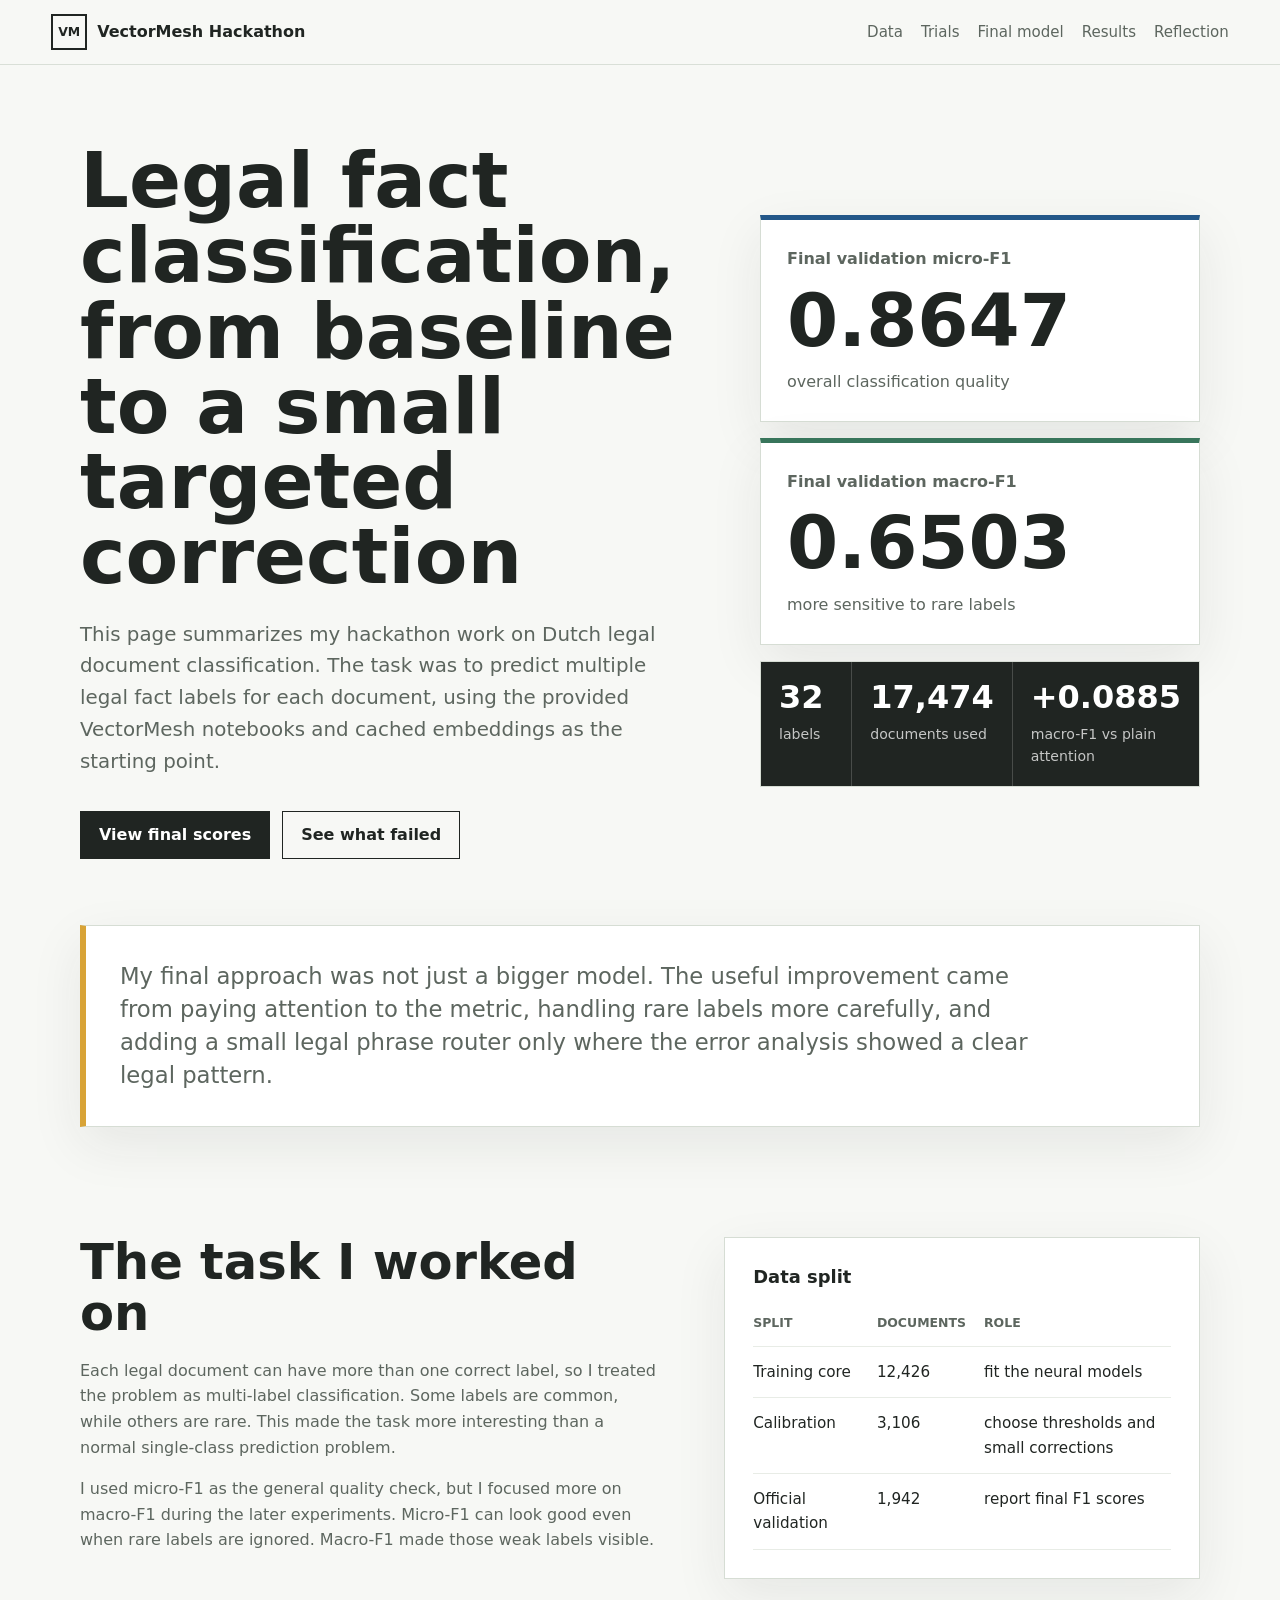
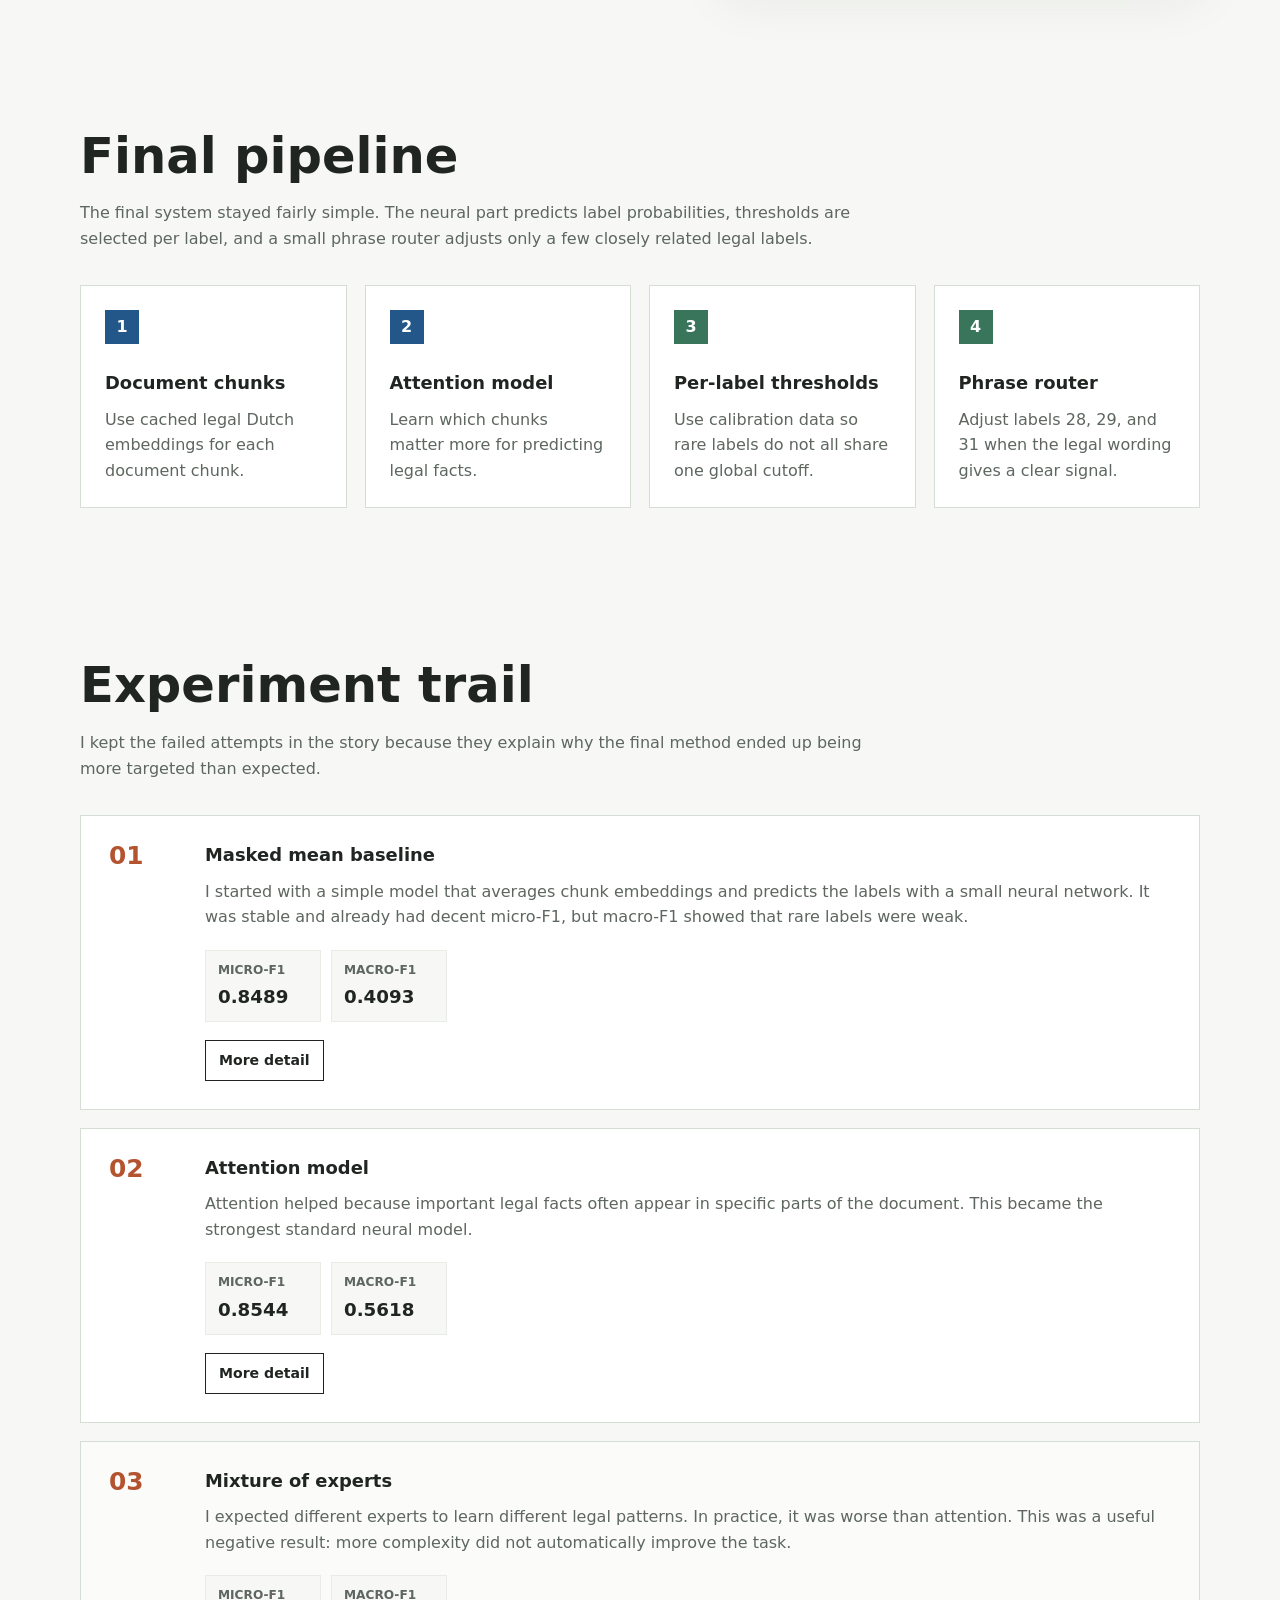
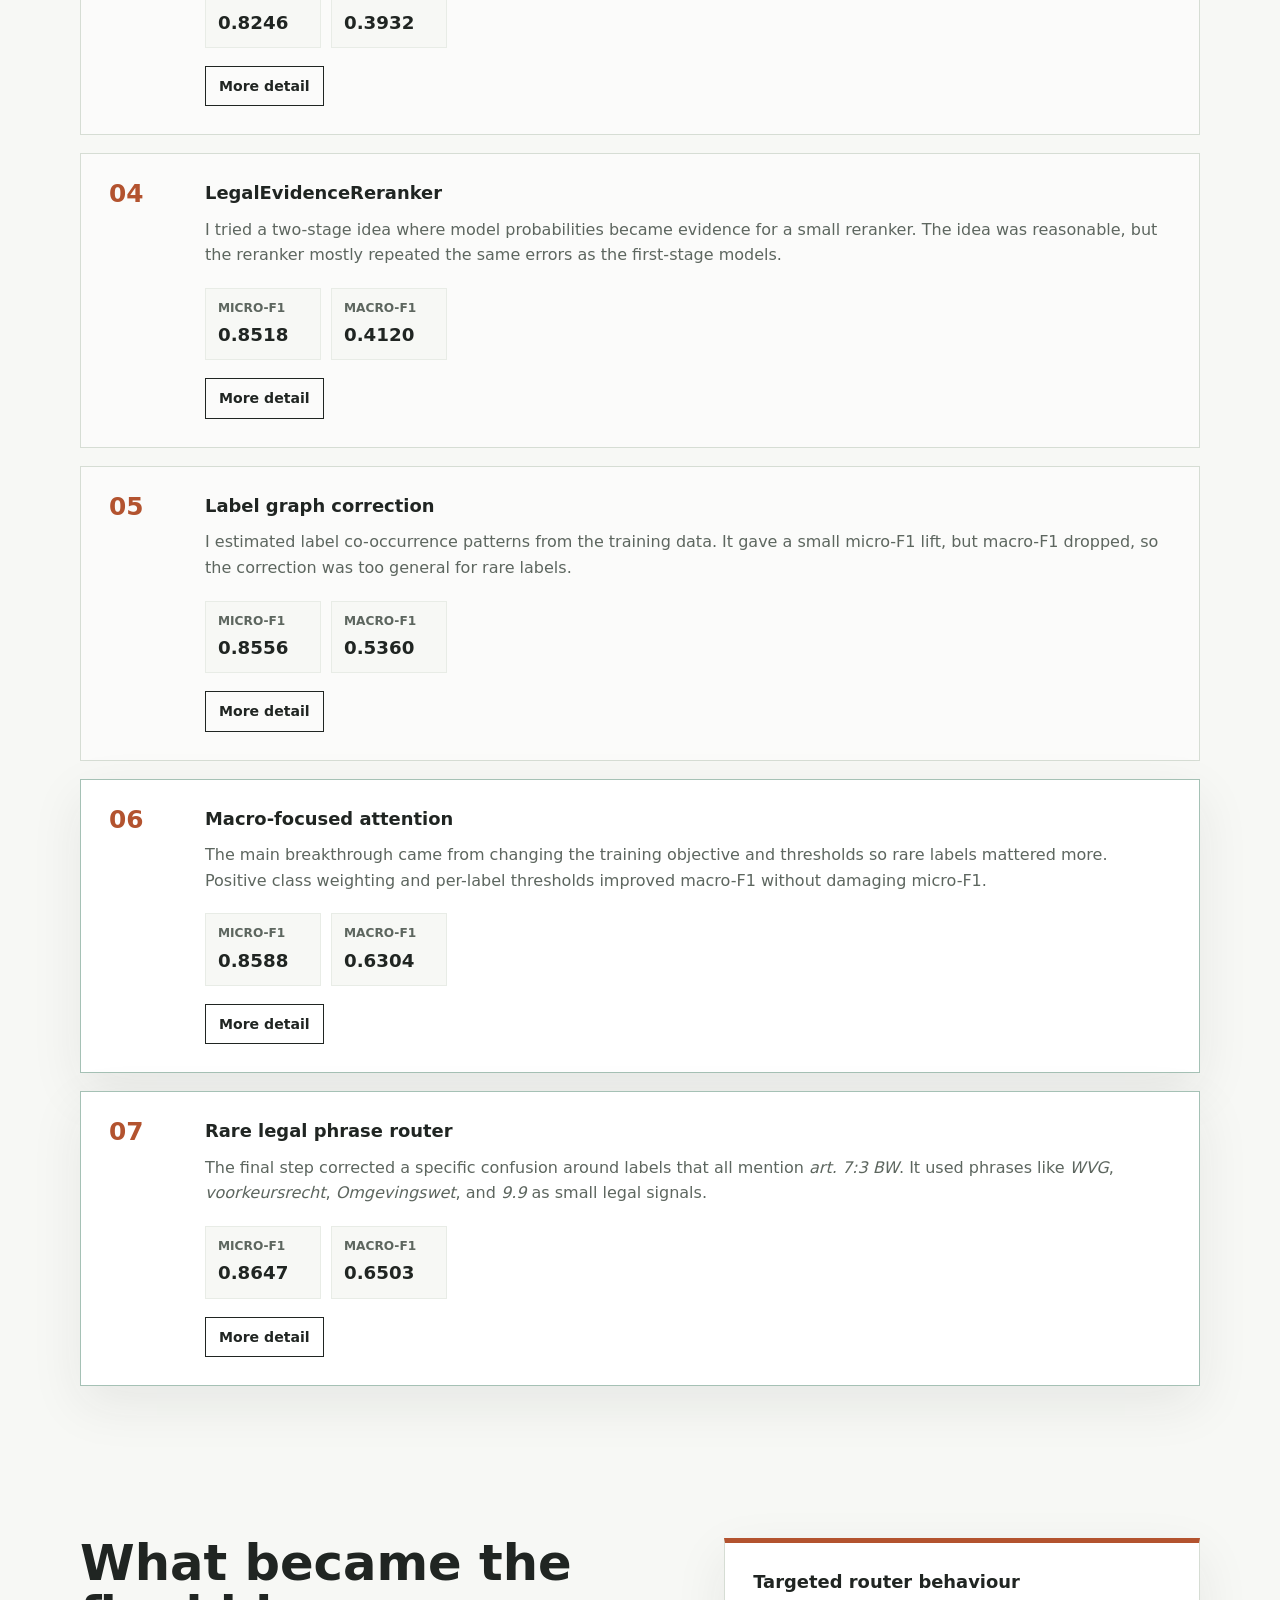
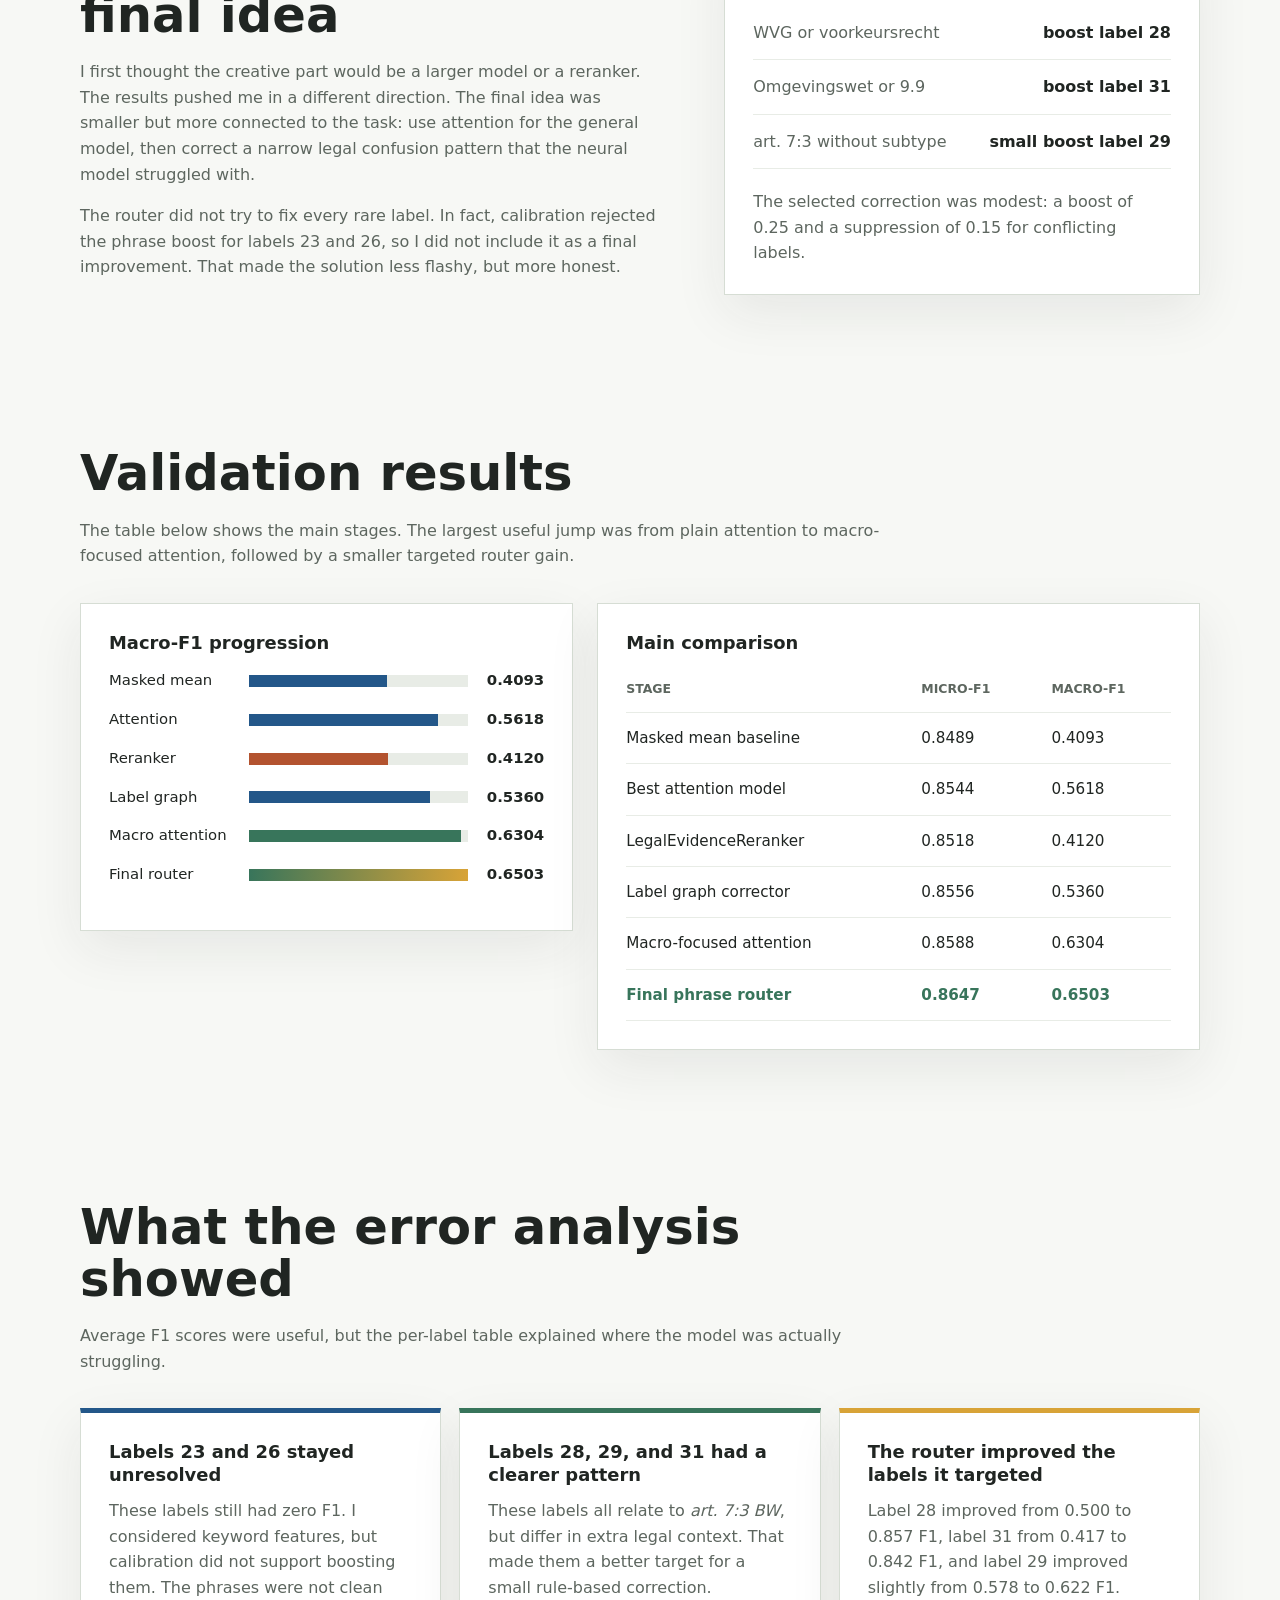
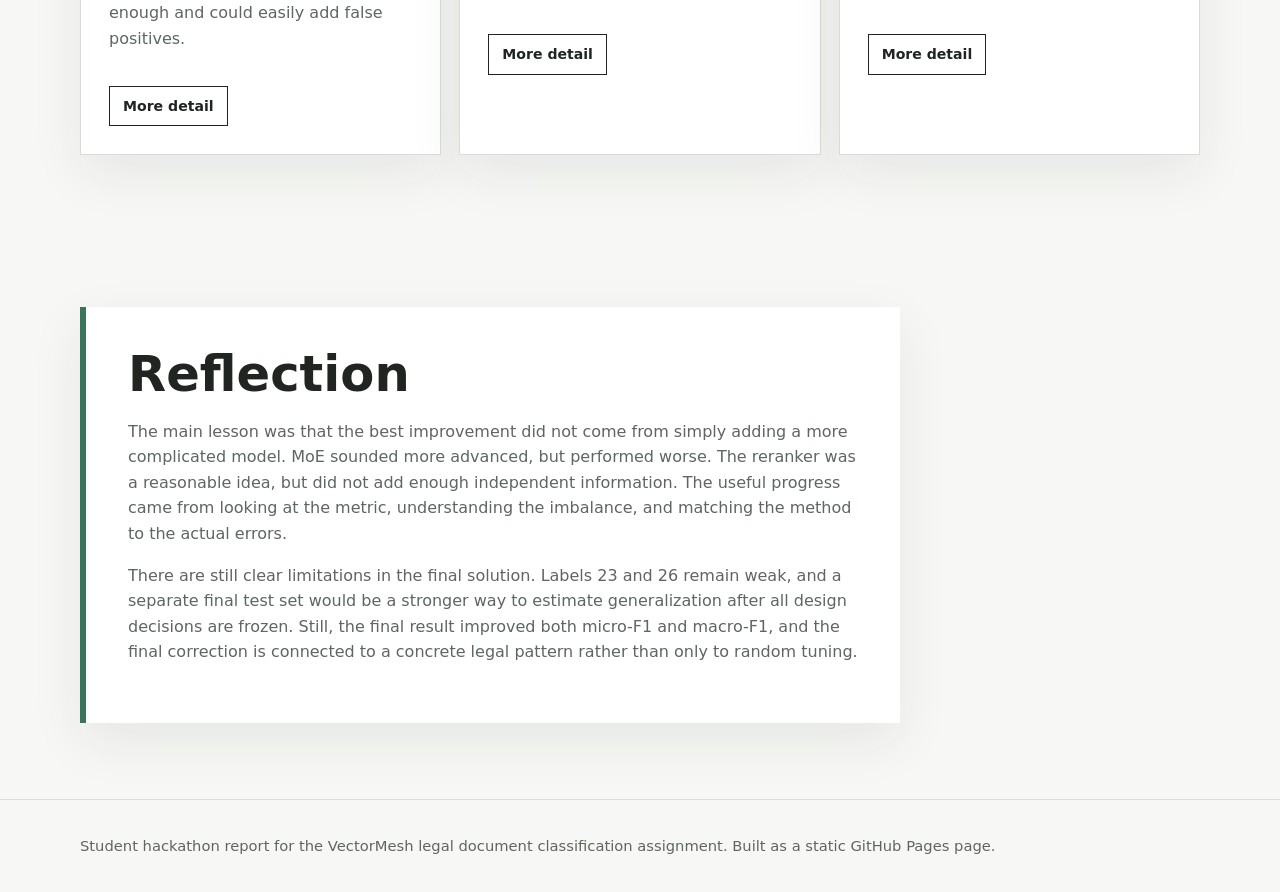
<file: index.html>
<!doctype html>
<html lang="en">
<head>
  <meta charset="utf-8">
  <meta name="viewport" content="width=device-width, initial-scale=1">
  <title>VectorMesh Hackathon Report</title>
  <meta name="description" content="Student report for the VectorMesh legal document classification hackathon.">
  <link rel="stylesheet" href="styles.css">
  <script src="script.js" defer></script>
</head>
<body>
  <header class="site-header">
    <a class="brand" href="#top" aria-label="VectorMesh hackathon report home">
      <span class="brand-mark">VM</span>
      <span>VectorMesh Hackathon</span>
    </a>
    <nav class="nav" aria-label="Page sections">
      <a href="#data">Data</a>
      <a href="#experiments">Trials</a>
      <a href="#final">Final model</a>
      <a href="#results">Results</a>
      <a href="#reflection">Reflection</a>
    </nav>
  </header>

  <main id="top">
    <section class="hero section">
      <div class="hero-copy">
        <h1>Legal fact classification, from baseline to a small targeted correction</h1>
        <p>
          This page summarizes my hackathon work on Dutch legal document classification.
          The task was to predict multiple legal fact labels for each document, using the
          provided VectorMesh notebooks and cached embeddings as the starting point.
        </p>
        <div class="hero-actions" aria-label="Main result">
          <a class="button" href="#results">View final scores</a>
          <a class="button secondary" href="#experiments">See what failed</a>
        </div>
      </div>

      <div class="score-panel" aria-label="Final validation scores">
        <div class="score-card main-score">
          <span class="score-label">Final validation micro-F1</span>
          <strong>0.8647</strong>
          <span class="score-note">overall classification quality</span>
        </div>
        <div class="score-card main-score accent">
          <span class="score-label">Final validation macro-F1</span>
          <strong>0.6503</strong>
          <span class="score-note">more sensitive to rare labels</span>
        </div>
        <div class="mini-grid">
          <div>
            <strong>32</strong>
            <span>labels</span>
          </div>
          <div>
            <strong>17,474</strong>
            <span>documents used</span>
          </div>
          <div>
            <strong>+0.0885</strong>
            <span>macro-F1 vs plain attention</span>
          </div>
        </div>
      </div>
    </section>

    <section class="section compact" aria-label="Short summary">
      <div class="summary-strip">
        <p>
          My final approach was not just a bigger model. The useful improvement came from
          paying attention to the metric, handling rare labels more carefully, and adding a
          small legal phrase router only where the error analysis showed a clear legal pattern.
        </p>
      </div>
    </section>

    <section id="data" class="section two-column">
      <div>
        <h2>The task I worked on</h2>
        <p>
          Each legal document can have more than one correct label, so I treated the problem
          as multi-label classification. Some labels are common, while others are rare. This
          made the task more interesting than a normal single-class prediction problem.
        </p>
        <p>
          I used micro-F1 as the general quality check, but I focused more on macro-F1 during
          the later experiments. Micro-F1 can look good even when rare labels are ignored.
          Macro-F1 made those weak labels visible.
        </p>
      </div>

      <div class="table-card">
        <h3>Data split</h3>
        <table>
          <thead>
            <tr>
              <th>Split</th>
              <th>Documents</th>
              <th>Role</th>
            </tr>
          </thead>
          <tbody>
            <tr>
              <td>Training core</td>
              <td>12,426</td>
              <td>fit the neural models</td>
            </tr>
            <tr>
              <td>Calibration</td>
              <td>3,106</td>
              <td>choose thresholds and small corrections</td>
            </tr>
            <tr>
              <td>Official validation</td>
              <td>1,942</td>
              <td>report final F1 scores</td>
            </tr>
          </tbody>
        </table>
      </div>
    </section>

    <section class="section">
      <div class="section-heading">
        <h2>Final pipeline</h2>
        <p>
          The final system stayed fairly simple. The neural part predicts label probabilities,
          thresholds are selected per label, and a small phrase router adjusts only a few
          closely related legal labels.
        </p>
      </div>

      <div class="pipeline" aria-label="Pipeline diagram">
        <div class="pipe-step">
          <span class="pipe-number">1</span>
          <h3>Document chunks</h3>
          <p>Use cached legal Dutch embeddings for each document chunk.</p>
        </div>
        <div class="pipe-arrow" aria-hidden="true">&rarr;</div>
        <div class="pipe-step">
          <span class="pipe-number">2</span>
          <h3>Attention model</h3>
          <p>Learn which chunks matter more for predicting legal facts.</p>
        </div>
        <div class="pipe-arrow" aria-hidden="true">&rarr;</div>
        <div class="pipe-step">
          <span class="pipe-number">3</span>
          <h3>Per-label thresholds</h3>
          <p>Use calibration data so rare labels do not all share one global cutoff.</p>
        </div>
        <div class="pipe-arrow" aria-hidden="true">&rarr;</div>
        <div class="pipe-step">
          <span class="pipe-number">4</span>
          <h3>Phrase router</h3>
          <p>Adjust labels 28, 29, and 31 when the legal wording gives a clear signal.</p>
        </div>
      </div>
    </section>

    <section id="experiments" class="section">
      <div class="section-heading">
        <h2>Experiment trail</h2>
        <p>
          I kept the failed attempts in the story because they explain why the final method
          ended up being more targeted than expected.
        </p>
      </div>

      <div class="timeline">
        <article class="timeline-item">
          <span class="timeline-index">01</span>
          <div>
            <h3>Masked mean baseline</h3>
            <p>
              I started with a simple model that averages chunk embeddings and predicts the
              labels with a small neural network. It was stable and already had decent
              micro-F1, but macro-F1 showed that rare labels were weak.
            </p>
            <dl>
              <div><dt>micro-F1</dt><dd>0.8489</dd></div>
              <div><dt>macro-F1</dt><dd>0.4093</dd></div>
            </dl>
            <button type="button" class="detail-button" data-detail="masked-mean">More detail</button>
          </div>
        </article>

        <article class="timeline-item">
          <span class="timeline-index">02</span>
          <div>
            <h3>Attention model</h3>
            <p>
              Attention helped because important legal facts often appear in specific parts of
              the document. This became the strongest standard neural model.
            </p>
            <dl>
              <div><dt>micro-F1</dt><dd>0.8544</dd></div>
              <div><dt>macro-F1</dt><dd>0.5618</dd></div>
            </dl>
            <button type="button" class="detail-button" data-detail="attention">More detail</button>
          </div>
        </article>

        <article class="timeline-item muted">
          <span class="timeline-index">03</span>
          <div>
            <h3>Mixture of experts</h3>
            <p>
              I expected different experts to learn different legal patterns. In practice, it
              was worse than attention. This was a useful negative result: more complexity did
              not automatically improve the task.
            </p>
            <dl>
              <div><dt>micro-F1</dt><dd>0.8246</dd></div>
              <div><dt>macro-F1</dt><dd>0.3932</dd></div>
            </dl>
            <button type="button" class="detail-button" data-detail="moe">More detail</button>
          </div>
        </article>

        <article class="timeline-item muted">
          <span class="timeline-index">04</span>
          <div>
            <h3>LegalEvidenceReranker</h3>
            <p>
              I tried a two-stage idea where model probabilities became evidence for a small
              reranker. The idea was reasonable, but the reranker mostly repeated the same
              errors as the first-stage models.
            </p>
            <dl>
              <div><dt>micro-F1</dt><dd>0.8518</dd></div>
              <div><dt>macro-F1</dt><dd>0.4120</dd></div>
            </dl>
            <button type="button" class="detail-button" data-detail="reranker">More detail</button>
          </div>
        </article>

        <article class="timeline-item muted">
          <span class="timeline-index">05</span>
          <div>
            <h3>Label graph correction</h3>
            <p>
              I estimated label co-occurrence patterns from the training data. It gave a small
              micro-F1 lift, but macro-F1 dropped, so the correction was too general for rare
              labels.
            </p>
            <dl>
              <div><dt>micro-F1</dt><dd>0.8556</dd></div>
              <div><dt>macro-F1</dt><dd>0.5360</dd></div>
            </dl>
            <button type="button" class="detail-button" data-detail="label-graph">More detail</button>
          </div>
        </article>

        <article class="timeline-item highlight">
          <span class="timeline-index">06</span>
          <div>
            <h3>Macro-focused attention</h3>
            <p>
              The main breakthrough came from changing the training objective and thresholds
              so rare labels mattered more. Positive class weighting and per-label thresholds
              improved macro-F1 without damaging micro-F1.
            </p>
            <dl>
              <div><dt>micro-F1</dt><dd>0.8588</dd></div>
              <div><dt>macro-F1</dt><dd>0.6304</dd></div>
            </dl>
            <button type="button" class="detail-button" data-detail="macro-attention">More detail</button>
          </div>
        </article>

        <article class="timeline-item highlight">
          <span class="timeline-index">07</span>
          <div>
            <h3>Rare legal phrase router</h3>
            <p>
              The final step corrected a specific confusion around labels that all mention
              <em>art. 7:3 BW</em>. It used phrases like <em>WVG</em>, <em>voorkeursrecht</em>,
              <em>Omgevingswet</em>, and <em>9.9</em> as small legal signals.
            </p>
            <dl>
              <div><dt>micro-F1</dt><dd>0.8647</dd></div>
              <div><dt>macro-F1</dt><dd>0.6503</dd></div>
            </dl>
            <button type="button" class="detail-button" data-detail="phrase-router">More detail</button>
          </div>
        </article>
      </div>
    </section>

    <section id="final" class="section two-column final-section">
      <div>
        <h2>What became the final idea</h2>
        <p>
          I first thought the creative part would be a larger model or a reranker. The results
          pushed me in a different direction. The final idea was smaller but more connected to
          the task: use attention for the general model, then correct a narrow legal confusion
          pattern that the neural model struggled with.
        </p>
        <p>
          The router did not try to fix every rare label. In fact, calibration rejected the
          phrase boost for labels 23 and 26, so I did not include it as a final improvement.
          That made the solution less flashy, but more honest.
        </p>
      </div>

      <div class="router-card">
        <h3>Targeted router behaviour</h3>
        <div class="router-rule">
          <span>WVG or voorkeursrecht</span>
          <strong>boost label 28</strong>
        </div>
        <div class="router-rule">
          <span>Omgevingswet or 9.9</span>
          <strong>boost label 31</strong>
        </div>
        <div class="router-rule">
          <span>art. 7:3 without subtype</span>
          <strong>small boost label 29</strong>
        </div>
        <p>
          The selected correction was modest: a boost of 0.25 and a suppression of 0.15 for
          conflicting labels.
        </p>
      </div>
    </section>

    <section id="results" class="section">
      <div class="section-heading">
        <h2>Validation results</h2>
        <p>
          The table below shows the main stages. The largest useful jump was from plain
          attention to macro-focused attention, followed by a smaller targeted router gain.
        </p>
      </div>

      <div class="results-layout">
        <div class="chart-card" aria-label="Macro-F1 chart">
          <h3>Macro-F1 progression</h3>
          <div class="bar-row">
            <span>Masked mean</span>
            <div class="bar-track"><div class="bar" style="width: 62.9%"></div></div>
            <strong>0.4093</strong>
          </div>
          <div class="bar-row">
            <span>Attention</span>
            <div class="bar-track"><div class="bar" style="width: 86.4%"></div></div>
            <strong>0.5618</strong>
          </div>
          <div class="bar-row weak">
            <span>Reranker</span>
            <div class="bar-track"><div class="bar" style="width: 63.4%"></div></div>
            <strong>0.4120</strong>
          </div>
          <div class="bar-row">
            <span>Label graph</span>
            <div class="bar-track"><div class="bar" style="width: 82.4%"></div></div>
            <strong>0.5360</strong>
          </div>
          <div class="bar-row good">
            <span>Macro attention</span>
            <div class="bar-track"><div class="bar" style="width: 96.9%"></div></div>
            <strong>0.6304</strong>
          </div>
          <div class="bar-row best">
            <span>Final router</span>
            <div class="bar-track"><div class="bar" style="width: 100%"></div></div>
            <strong>0.6503</strong>
          </div>
        </div>

        <div class="table-card">
          <h3>Main comparison</h3>
          <table>
            <thead>
              <tr>
                <th>Stage</th>
                <th>Micro-F1</th>
                <th>Macro-F1</th>
              </tr>
            </thead>
            <tbody>
              <tr>
                <td>Masked mean baseline</td>
                <td>0.8489</td>
                <td>0.4093</td>
              </tr>
              <tr>
                <td>Best attention model</td>
                <td>0.8544</td>
                <td>0.5618</td>
              </tr>
              <tr>
                <td>LegalEvidenceReranker</td>
                <td>0.8518</td>
                <td>0.4120</td>
              </tr>
              <tr>
                <td>Label graph corrector</td>
                <td>0.8556</td>
                <td>0.5360</td>
              </tr>
              <tr>
                <td>Macro-focused attention</td>
                <td>0.8588</td>
                <td>0.6304</td>
              </tr>
              <tr class="final-row">
                <td>Final phrase router</td>
                <td>0.8647</td>
                <td>0.6503</td>
              </tr>
            </tbody>
          </table>
        </div>
      </div>
    </section>

    <section class="section">
      <div class="section-heading">
        <h2>What the error analysis showed</h2>
        <p>
          Average F1 scores were useful, but the per-label table explained where the model was
          actually struggling.
        </p>
      </div>

      <div class="insight-grid">
        <article class="insight-card">
          <h3>Labels 23 and 26 stayed unresolved</h3>
          <p>
            These labels still had zero F1. I considered keyword features, but calibration did
            not support boosting them. The phrases were not clean enough and could easily add
            false positives.
          </p>
          <button type="button" class="detail-button" data-detail="unresolved-labels">More detail</button>
        </article>
        <article class="insight-card">
          <h3>Labels 28, 29, and 31 had a clearer pattern</h3>
          <p>
            These labels all relate to <em>art. 7:3 BW</em>, but differ in extra legal context.
            That made them a better target for a small rule-based correction.
          </p>
          <button type="button" class="detail-button" data-detail="clearer-pattern">More detail</button>
        </article>
        <article class="insight-card">
          <h3>The router improved the labels it targeted</h3>
          <p>
            Label 28 improved from 0.500 to 0.857 F1, label 31 from 0.417 to 0.842 F1,
            and label 29 improved slightly from 0.578 to 0.622 F1.
          </p>
          <button type="button" class="detail-button" data-detail="router-impact">More detail</button>
        </article>
      </div>
    </section>

    <section id="reflection" class="section reflection">
      <div>
        <h2>Reflection</h2>
        <p>
          The main lesson was that the best improvement did not come from simply adding a more
          complicated model. MoE sounded more advanced, but performed worse. The reranker was a
          reasonable idea, but did not add enough independent information. The useful progress
          came from looking at the metric, understanding the imbalance, and matching the method
          to the actual errors.
        </p>
        <p>
          There are still clear limitations in the final solution. Labels 23 and 26 remain weak, and a
          separate final test set would be a stronger way to estimate generalization after all
          design decisions are frozen. Still, the final result improved both micro-F1 and
          macro-F1, and the final correction is connected to a concrete legal pattern rather
          than only to random tuning.
        </p>
      </div>
    </section>
  </main>

  <dialog class="detail-dialog" id="detail-dialog" aria-labelledby="detail-title">
    <div class="dialog-panel">
      <div class="dialog-header">
        <p class="dialog-kicker" id="detail-kicker"></p>
        <button type="button" class="close-button" data-close-dialog>Close</button>
      </div>
      <h2 id="detail-title"></h2>
      <div class="dialog-body" id="detail-body"></div>
    </div>
  </dialog>

  <footer class="footer">
    <p>
      Student hackathon report for the VectorMesh legal document classification assignment.
      Built as a static GitHub Pages page.
    </p>
  </footer>
</body>
</html>
</file>
<file: styles.css>
:root {
  color-scheme: light;
  --bg: #f7f8f5;
  --paper: #ffffff;
  --ink: #202522;
  --muted: #5d665f;
  --soft: #e8ece6;
  --line: #d6ddd4;
  --blue: #235789;
  --green: #38755b;
  --rust: #b3532f;
  --gold: #d8a337;
  --shadow: 0 18px 50px rgba(32, 37, 34, 0.08);
}

* {
  box-sizing: border-box;
}

html {
  scroll-behavior: smooth;
}

body {
  margin: 0;
  background: var(--bg);
  color: var(--ink);
  font-family: Inter, ui-sans-serif, system-ui, -apple-system, BlinkMacSystemFont, "Segoe UI", sans-serif;
  font-size: 16px;
  line-height: 1.6;
  overflow-x: hidden;
}

a {
  color: inherit;
}

.site-header {
  position: sticky;
  top: 0;
  z-index: 10;
  display: flex;
  align-items: center;
  justify-content: space-between;
  gap: 24px;
  padding: 14px clamp(18px, 4vw, 56px);
  border-bottom: 1px solid rgba(214, 221, 212, 0.9);
  background: rgba(247, 248, 245, 0.92);
  backdrop-filter: blur(14px);
}

.brand,
.nav {
  display: flex;
  align-items: center;
}

.brand {
  gap: 10px;
  font-weight: 750;
  text-decoration: none;
}

.brand-mark {
  display: grid;
  width: 36px;
  height: 36px;
  place-items: center;
  border: 2px solid var(--ink);
  color: var(--ink);
  font-size: 0.78rem;
  letter-spacing: 0;
}

.nav {
  flex-wrap: wrap;
  justify-content: flex-end;
  gap: 8px 18px;
  color: var(--muted);
  font-size: 0.94rem;
}

.nav a {
  text-decoration: none;
}

.nav a:hover {
  color: var(--blue);
}

.section {
  width: min(1120px, calc(100% - 36px));
  margin: 0 auto;
  padding: 76px 0;
}

.section.compact {
  padding: 18px 0 34px;
}

.hero {
  display: grid;
  min-height: 620px;
  grid-template-columns: minmax(0, 1.05fr) minmax(320px, 0.75fr);
  align-items: center;
  gap: clamp(28px, 5vw, 70px);
  padding-top: 78px;
  padding-bottom: 48px;
}

.hero-copy h1,
h2,
h3,
p {
  margin-top: 0;
}

.hero-copy,
.score-panel,
.table-card,
.chart-card,
.router-card,
.insight-card {
  min-width: 0;
}

.hero-copy h1 {
  max-width: 780px;
  margin-bottom: 24px;
  font-size: clamp(2.35rem, 6vw, 5.45rem);
  line-height: 0.98;
  letter-spacing: 0;
  overflow-wrap: anywhere;
}

.hero-copy p {
  max-width: 660px;
  color: var(--muted);
  font-size: clamp(1.05rem, 1.6vw, 1.24rem);
  overflow-wrap: break-word;
}

.hero-actions {
  display: flex;
  flex-wrap: wrap;
  gap: 12px;
  margin-top: 34px;
}

.button {
  display: inline-flex;
  min-height: 44px;
  align-items: center;
  justify-content: center;
  padding: 10px 18px;
  border: 1px solid var(--ink);
  background: var(--ink);
  color: white;
  font-weight: 700;
  text-decoration: none;
}

.button.secondary {
  background: transparent;
  color: var(--ink);
}

.button:hover {
  transform: translateY(-1px);
}

.detail-button,
.close-button {
  display: inline-flex;
  min-height: 38px;
  align-items: center;
  justify-content: center;
  border: 1px solid var(--ink);
  background: transparent;
  color: var(--ink);
  cursor: pointer;
  font: inherit;
  font-size: 0.88rem;
  font-weight: 800;
}

.detail-button {
  margin-top: 18px;
  padding: 8px 13px;
}

.detail-button:hover,
.detail-button:focus-visible,
.close-button:hover,
.close-button:focus-visible {
  background: var(--ink);
  color: white;
  outline: none;
}

.score-panel {
  display: grid;
  gap: 16px;
}

.score-card,
.summary-strip,
.table-card,
.chart-card,
.router-card,
.insight-card {
  border: 1px solid var(--line);
  background: var(--paper);
  box-shadow: var(--shadow);
}

.score-card {
  padding: 26px;
}

.main-score {
  border-top: 5px solid var(--blue);
}

.main-score.accent {
  border-top-color: var(--green);
}

.score-label,
.score-note {
  display: block;
  color: var(--muted);
}

.score-label {
  margin-bottom: 12px;
  font-weight: 700;
}

.score-card strong {
  display: block;
  font-size: clamp(2.8rem, 7vw, 4.6rem);
  line-height: 1;
}

.score-note {
  margin-top: 12px;
}

.mini-grid {
  display: grid;
  grid-template-columns: repeat(3, 1fr);
  border: 1px solid var(--line);
  background: var(--ink);
  color: white;
}

.mini-grid div {
  min-height: 108px;
  padding: 18px;
  border-right: 1px solid rgba(255, 255, 255, 0.18);
}

.mini-grid div:last-child {
  border-right: 0;
}

.mini-grid strong,
.mini-grid span {
  display: block;
}

.mini-grid strong {
  font-size: clamp(1.45rem, 3vw, 2rem);
  line-height: 1.1;
}

.mini-grid span {
  margin-top: 8px;
  color: rgba(255, 255, 255, 0.74);
  font-size: 0.88rem;
}

.summary-strip {
  padding: clamp(22px, 4vw, 34px);
  border-left: 6px solid var(--gold);
}

.summary-strip p {
  max-width: 940px;
  margin: 0;
  font-size: clamp(1.1rem, 2vw, 1.42rem);
  line-height: 1.45;
}

.two-column {
  display: grid;
  grid-template-columns: minmax(0, 1fr) minmax(320px, 0.82fr);
  gap: clamp(28px, 5vw, 70px);
}

h2 {
  margin-bottom: 18px;
  font-size: clamp(2rem, 4vw, 3.1rem);
  line-height: 1.04;
  letter-spacing: 0;
}

h3 {
  margin-bottom: 12px;
  font-size: 1.12rem;
  line-height: 1.25;
}

p {
  color: var(--muted);
}

.section-heading {
  max-width: 820px;
  margin-bottom: 34px;
}

.table-card,
.chart-card,
.router-card,
.insight-card {
  padding: clamp(20px, 3vw, 28px);
}

table {
  width: 100%;
  border-collapse: collapse;
  font-size: 0.95rem;
}

th,
td {
  padding: 13px 0;
  border-bottom: 1px solid var(--soft);
  text-align: left;
  vertical-align: top;
}

th {
  color: var(--muted);
  font-size: 0.78rem;
  letter-spacing: 0;
  text-transform: uppercase;
}

td:nth-child(n + 2),
th:nth-child(n + 2) {
  padding-left: 18px;
}

.final-row td {
  color: var(--green);
  font-weight: 800;
}

.pipeline {
  display: grid;
  grid-template-columns: repeat(4, minmax(0, 1fr));
  gap: 18px;
  align-items: stretch;
}

.pipe-step {
  min-height: 220px;
  padding: 24px;
  border: 1px solid var(--line);
  background: var(--paper);
}

.pipe-number {
  display: grid;
  width: 34px;
  height: 34px;
  place-items: center;
  margin-bottom: 28px;
  background: var(--blue);
  color: white;
  font-weight: 800;
}

.pipe-step:nth-of-type(5) .pipe-number,
.pipe-step:nth-of-type(7) .pipe-number {
  background: var(--green);
}

.pipe-step p {
  margin-bottom: 0;
}

.pipe-arrow {
  display: none;
}

.timeline {
  display: grid;
  gap: 18px;
}

.timeline-item {
  display: grid;
  grid-template-columns: 72px minmax(0, 1fr);
  gap: 24px;
  padding: clamp(20px, 3vw, 28px);
  border: 1px solid var(--line);
  background: var(--paper);
}

.timeline-item.highlight {
  border-color: rgba(56, 117, 91, 0.45);
  box-shadow: var(--shadow);
}

.timeline-item.muted {
  background: #fbfbfa;
}

.timeline-index {
  color: var(--rust);
  font-size: 1.55rem;
  font-weight: 850;
  line-height: 1;
}

.timeline-item dl {
  display: flex;
  flex-wrap: wrap;
  gap: 10px;
  margin: 20px 0 0;
}

.timeline-item dl div {
  min-width: 116px;
  padding: 10px 12px;
  border: 1px solid var(--soft);
  background: var(--bg);
}

dt {
  color: var(--muted);
  font-size: 0.76rem;
  font-weight: 700;
  text-transform: uppercase;
}

dd {
  margin: 2px 0 0;
  color: var(--ink);
  font-size: 1.14rem;
  font-weight: 800;
}

.final-section {
  align-items: start;
}

.router-card {
  border-top: 5px solid var(--rust);
}

.router-rule {
  display: grid;
  grid-template-columns: minmax(0, 1fr) auto;
  gap: 16px;
  align-items: center;
  padding: 14px 0;
  border-bottom: 1px solid var(--soft);
}

.router-rule span {
  color: var(--muted);
}

.router-rule strong {
  color: var(--ink);
}

.router-card p {
  margin-top: 20px;
  margin-bottom: 0;
}

.results-layout {
  display: grid;
  grid-template-columns: minmax(0, 0.9fr) minmax(420px, 1.1fr);
  gap: 24px;
  align-items: start;
}

.bar-row {
  display: grid;
  grid-template-columns: 128px minmax(90px, 1fr) 64px;
  gap: 12px;
  align-items: center;
  margin: 15px 0;
  font-size: 0.93rem;
}

.bar-track {
  height: 12px;
  overflow: hidden;
  background: var(--soft);
}

.bar {
  height: 100%;
  background: var(--blue);
}

.bar-row.weak .bar {
  background: var(--rust);
}

.bar-row.good .bar {
  background: var(--green);
}

.bar-row.best .bar {
  background: linear-gradient(90deg, var(--green), var(--gold));
}

.bar-row strong {
  text-align: right;
}

.insight-grid {
  display: grid;
  grid-template-columns: repeat(3, minmax(0, 1fr));
  gap: 18px;
}

.insight-card {
  min-height: 260px;
  border-top: 5px solid var(--blue);
}

.insight-card:nth-child(2) {
  border-top-color: var(--green);
}

.insight-card:nth-child(3) {
  border-top-color: var(--gold);
}

.reflection {
  display: grid;
  grid-template-columns: minmax(0, 820px);
}

.reflection div {
  padding: clamp(26px, 4vw, 42px);
  border-left: 6px solid var(--green);
  background: var(--paper);
  box-shadow: var(--shadow);
}

.footer {
  padding: 34px clamp(18px, 4vw, 56px);
  border-top: 1px solid var(--line);
}

.footer p {
  width: min(1120px, 100%);
  margin: 0 auto;
  font-size: 0.92rem;
}

.detail-dialog {
  box-sizing: border-box;
  width: min(760px, calc(100% - 32px));
  max-height: min(760px, calc(100vh - 40px));
  margin: auto;
  padding: 0;
  border: 0;
  background: transparent;
  color: var(--ink);
}

.detail-dialog::backdrop {
  background: rgba(32, 37, 34, 0.46);
  backdrop-filter: blur(3px);
}

.dialog-panel {
  max-height: min(760px, calc(100vh - 40px));
  overflow: auto;
  padding: clamp(24px, 4vw, 38px);
  border: 1px solid var(--line);
  border-top: 6px solid var(--green);
  background: var(--paper);
  box-shadow: 0 28px 80px rgba(32, 37, 34, 0.24);
}

.dialog-header {
  display: flex;
  align-items: flex-start;
  justify-content: space-between;
  gap: 18px;
  margin-bottom: 18px;
}

.dialog-kicker {
  margin: 0;
  color: var(--rust);
  font-size: 0.8rem;
  font-weight: 850;
  text-transform: uppercase;
}

.close-button {
  flex: 0 0 auto;
  padding: 7px 12px;
}

.dialog-panel h2 {
  max-width: 620px;
  margin-bottom: 22px;
  font-size: clamp(1.8rem, 4vw, 2.7rem);
}

.dialog-body {
  display: grid;
  gap: 18px;
}

.dialog-section {
  padding-top: 18px;
  border-top: 1px solid var(--soft);
}

.dialog-section:first-child {
  padding-top: 0;
  border-top: 0;
}

.dialog-section h3 {
  margin-bottom: 8px;
  color: var(--ink);
}

.dialog-section p {
  margin-bottom: 0;
  overflow-wrap: anywhere;
}

@media (max-width: 920px) {
  .site-header {
    align-items: flex-start;
    flex-direction: column;
  }

  .nav {
    justify-content: flex-start;
  }

  .hero,
  .two-column,
  .results-layout {
    grid-template-columns: 1fr;
  }

  .hero {
    min-height: auto;
  }

  .pipeline,
  .insight-grid {
    grid-template-columns: 1fr 1fr;
  }
}

@media (max-width: 640px) {
.section {
    width: min(1120px, calc(100% - 26px));
    padding: 54px 0;
  }

  .hero {
    padding-top: 48px;
  }

  .hero-copy h1 {
    max-width: 340px;
    font-size: clamp(1.78rem, 7.2vw, 2rem);
    line-height: 1.08;
  }

  .hero-copy p {
    max-width: 34ch;
    font-size: 1rem;
  }

  .hero-actions,
  .button {
    width: 100%;
  }

  .detail-button {
    width: 100%;
  }

  .mini-grid,
  .pipeline,
  .timeline-item,
  .insight-grid {
    grid-template-columns: 1fr;
  }

  .mini-grid div {
    border-right: 0;
    border-bottom: 1px solid rgba(255, 255, 255, 0.18);
  }

  .mini-grid div:last-child {
    border-bottom: 0;
  }

  .timeline-item {
    gap: 12px;
  }

  .router-rule,
  .bar-row {
    grid-template-columns: 1fr;
  }

  .bar-row strong {
    text-align: left;
  }

  table {
    font-size: 0.88rem;
  }

  th,
  td {
    padding: 10px 0;
  }

  td:nth-child(n + 2),
  th:nth-child(n + 2) {
    padding-left: 10px;
  }

  .dialog-header {
    flex-direction: column;
  }

  .detail-dialog {
    width: 330px;
    max-width: calc(100vw - 48px);
  }

  .dialog-panel {
    padding: 22px;
  }

  .dialog-panel h2 {
    font-size: 1.55rem;
    line-height: 1.12;
  }

  .dialog-section h3 {
    font-size: 1rem;
    overflow-wrap: anywhere;
  }

  .close-button {
    width: 100%;
  }
}
</file>
